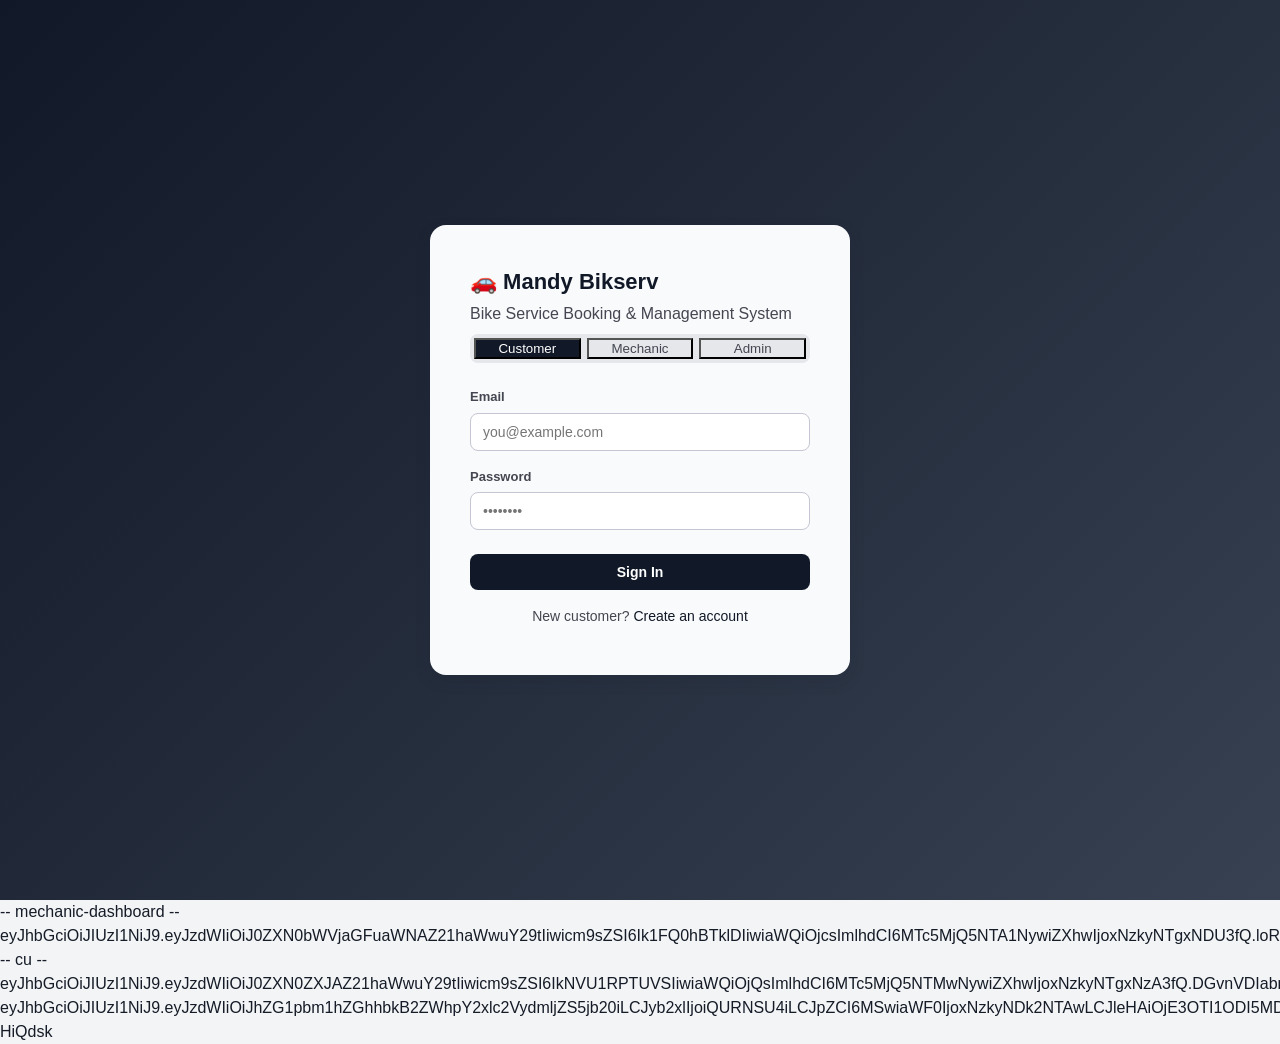
<file: frontend/index.html>
<!DOCTYPE html>
<html lang="en">
<head>
<meta charset="UTF-8">
<meta name="viewport" content="width=device-width, initial-scale=1.0">
<title>Login · Bike Service Booking System</title>
<link rel="stylesheet" href="css/style.css">
</head>
<body>
<div class="auth-wrapper">
  <div class="auth-card">
    <div class="logo">🚗 Mandy Bikserv</div>
    <p>Bike Service Booking &amp; Management System</p>

    <div class="role-tabs" id="roleTabs">
      <button type="button" class="active" data-role="CUSTOMER">Customer</button>
      <button type="button" data-role="MECHANIC">Mechanic</button>
      <button type="button" data-role="ADMIN">Admin</button>
    </div>

    <div id="msgBox"></div>

    <form id="loginForm">
      <label for="email">Email</label>
      <input type="email" id="email" required placeholder="you@example.com">

      <label for="password">Password</label>
      <input type="password" id="password" required placeholder="••••••••">

      <button type="submit" class="btn btn-primary" style="width:100%;margin-top:8px;">Sign In</button>
    </form>

    <p id="registerHint" style="text-align:center;margin-top:var(--space-md);font-size:14px;">
      New customer? <a href="pages/register.html">Create an account</a>
    </p>
    <p style="text-align:center;font-size:12px;color:var(--outline);margin-top:4px;">
      
    </p>
  </div>
</div>

<script src="js/api.js"></script>
<script>
  let selectedRole = "CUSTOMER";
  document.querySelectorAll("#roleTabs button").forEach(btn => {
    btn.addEventListener("click", () => {
      document.querySelectorAll("#roleTabs button").forEach(b => b.classList.remove("active"));
      btn.classList.add("active");
      selectedRole = btn.dataset.role;
      document.getElementById("registerHint").style.display = selectedRole === "CUSTOMER" ? "block" : "none";
    });
  });

  // If already logged in, go straight to the right dashboard
  (function redirectIfLoggedIn() {
    const user = Auth.getUser();
    if (user && Auth.getToken()) {
      goToDashboard(user.role);
    }
  })();

  function goToDashboard(role) {
    if (role === "CUSTOMER") window.location.href = "pages/customer-dashboard.html";
    else if (role === "MECHANIC") window.location.href = "pages/mechanic-dashboard.html";
    else if (role === "ADMIN") window.location.href = "pages/admin-dashboard.html";
  }

  document.getElementById("loginForm").addEventListener("submit", async (e) => {
    e.preventDefault();
    const msgBox = document.getElementById("msgBox");
    msgBox.innerHTML = "";
    const email = document.getElementById("email").value.trim();
    const password = document.getElementById("password").value;

    try {
      const res = await apiCall("/auth/login", "POST", { email, password }, false);
      if (res.role !== selectedRole) {
        showMessage(msgBox, `This account is registered as ${res.role.toLowerCase()}, not ${selectedRole.toLowerCase()}. Select the correct tab.`);
        return;
      }
      Auth.setSession(res);
      goToDashboard(res.role);
    } catch (err) {
      showMessage(msgBox, err.message || "Login failed. Please check your credentials.");
    }
  });
</script>
</body>
</html>
 -- mechanic-dashboard
 -- eyJhbGciOiJIUzI1NiJ9.eyJzdWIiOiJ0ZXN0bWVjaGFuaWNAZ21haWwuY29tIiwicm9sZSI6Ik1FQ0hBTklDIiwiaWQiOjcsImlhdCI6MTc5MjQ5NTA1NywiZXhwIjoxNzkyNTgxNDU3fQ.loRG6o9zRMHKSTd5uqadnKR9joEwuhuo4J9qCzEkzzg
 -- cu
 -- eyJhbGciOiJIUzI1NiJ9.eyJzdWIiOiJ0ZXN0ZXJAZ21haWwuY29tIiwicm9sZSI6IkNVU1RPTUVSIiwiaWQiOjQsImlhdCI6MTc5MjQ5NTMwNywiZXhwIjoxNzkyNTgxNzA3fQ.DGvnVDIabnT5i8bP9OED7Kja_aU1wyOxik8Kw7cThhc

 eyJhbGciOiJIUzI1NiJ9.eyJzdWIiOiJhZG1pbm1hZGhhbkB2ZWhpY2xlc2VydmljZS5jb20iLCJyb2xlIjoiQURNSU4iLCJpZCI6MSwiaWF0IjoxNzkyNDk2NTAwLCJleHAiOjE3OTI1ODI5MDB9.-8fUIcN3WAh0YzdqwBUyXS9km6JZTKwqvD4c-HiQdsk
</file>
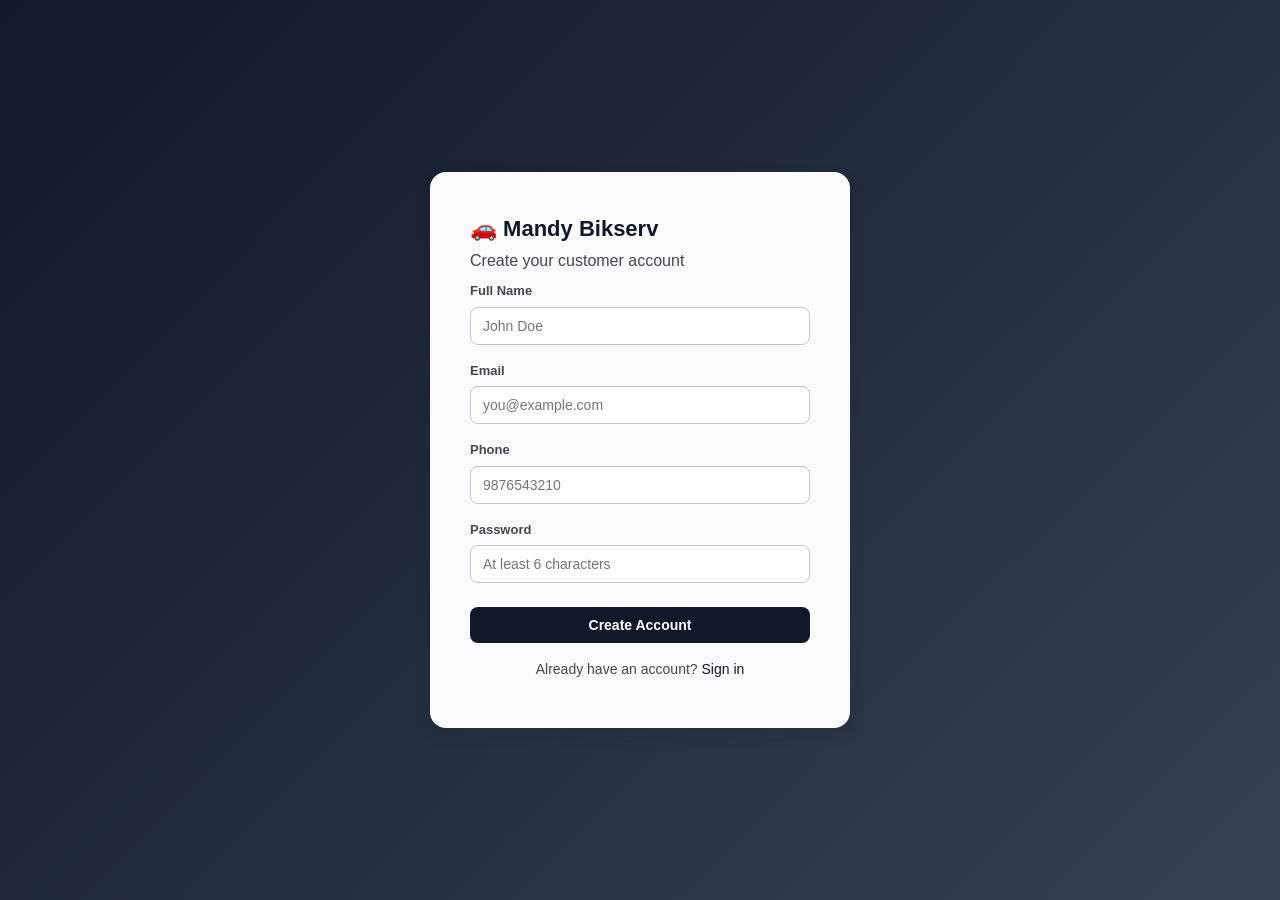
<file: frontend/pages/register.html>
<!DOCTYPE html>
<html lang="en">
<head>
<meta charset="UTF-8">
<meta name="viewport" content="width=device-width, initial-scale=1.0">
<title>Register · Vehicle Service Booking System</title>
<link rel="stylesheet" href="../css/style.css">
</head>
<body>
<div class="auth-wrapper">
  <div class="auth-card">
    <div class="logo">🚗 Mandy Bikserv</div>
    <p>Create your customer account</p>

    <div id="msgBox"></div>

    <form id="registerForm">
      <label for="name">Full Name</label>
      <input type="text" id="name" required placeholder="John Doe">

      <label for="email">Email</label>
      <input type="email" id="email" required placeholder="you@example.com">

      <label for="phone">Phone</label>
      <input type="tel" id="phone" placeholder="9876543210">

      <label for="password">Password</label>
      <input type="password" id="password" required minlength="6" placeholder="At least 6 characters">

      <button type="submit" class="btn btn-primary" style="width:100%;margin-top:8px;">Create Account</button>
    </form>

    <p style="text-align:center;margin-top:var(--space-md);font-size:14px;">
      Already have an account? <a href="../index.html">Sign in</a>
    </p>
  </div>
</div>

<script src="../js/api.js"></script>
<script>
  document.getElementById("registerForm").addEventListener("submit", async (e) => {
    e.preventDefault();
    const msgBox = document.getElementById("msgBox");
    msgBox.innerHTML = "";

    const payload = {
      name: document.getElementById("name").value.trim(),
      email: document.getElementById("email").value.trim(),
      phone: document.getElementById("phone").value.trim(),
      password: document.getElementById("password").value
    };

    try {
      const res = await apiCall("/auth/register", "POST", payload, false);
      Auth.setSession(res);
      window.location.href = "customer-dashboard.html";
    } catch (err) {
      showMessage(msgBox, err.message || "Registration failed.");
    }
  });
</script>
</body>
</html>
</file>
<file: frontend/css/style.css>
/* ============================================================
   Vehicle Service Booking & Management System
   Design tokens derived from the Stitch "Automotive Service Engine" spec
   ============================================================ */
:root {
  --primary: #111827;
--primary-container: #374151;
  --on-primary: #ffffff;
  --secondary: #855300;
  --secondary-container: #fea619;
  --on-secondary-container: #684000;
  --success: #1b8a4c;
  --success-bg: #e3f6ea;
  --error: #ba1a1a;
  --error-bg: #ffdad6;

 --surface: #f3f4f6;
--surface-container-lowest: #f9fafb;
--surface-container-low: #e5e7eb;
--surface-container: #d1d5db;
  --surface-container-high: #e2e8f8;
  --on-surface: #151c27;
  --on-surface-variant: #444651;
  --outline: #757682;
  --outline-variant: #c5c5d3;

  --radius-sm: 0.5rem;
  --radius-md: 0.75rem;
  --radius-lg: 1rem;
  --radius-full: 9999px;

  --space-xs: 0.25rem;
  --space-sm: 0.5rem;
  --space-md: 1rem;
  --space-lg: 1.5rem;
  --space-xl: 2.5rem;

  --shadow-1: 0 2px 4px rgba(20, 28, 39, 0.10);
  --shadow-2: 0 6px 16px rgba(20, 28, 39, 0.14);
}

* { box-sizing: border-box; }

body {
  margin: 0;
  font-family: 'Inter', -apple-system, BlinkMacSystemFont, 'Segoe UI', sans-serif;
  background: var(--surface);
  color: var(--on-surface);
  line-height: 1.5;
}

h1, h2, h3, h4 { margin: 0 0 var(--space-sm); font-weight: 600; letter-spacing: -0.01em; }
h1 { font-size: 32px; line-height: 40px; }
h2 { font-size: 24px; line-height: 32px; }
h3 { font-size: 20px; line-height: 28px; }
p { margin: 0 0 var(--space-sm); color: var(--on-surface-variant); }

a { color: var(--primary); text-decoration: none; }

/* ---------- Layout ---------- */
.app-shell { display: flex; min-height: 100vh; }

.sidebar {
  width: 240px;
  background: var(--primary);
  color: var(--on-primary);
  padding: var(--space-lg) var(--space-md);
  display: flex;
  flex-direction: column;
  gap: var(--space-xs);
  flex-shrink: 0;
}
.sidebar .brand { font-size: 18px; font-weight: 700; margin-bottom: var(--space-lg); display:flex; align-items:center; gap:8px;}
.sidebar nav { display: flex; flex-direction: column; gap: 4px; flex: 1; }
.sidebar nav button {
  all: unset;
  cursor: pointer;
  padding: 10px 14px;
  border-radius: var(--radius-sm);
  color: rgba(255,255,255,0.85);
  font-size: 14px;
  font-weight: 500;
}
.sidebar nav button:hover { background: rgba(255,255,255,0.08); }
.sidebar nav button.active { background: rgba(255,255,255,0.16); color: #fff; }
.sidebar .logout-btn { all: unset; cursor: pointer; padding: 10px 14px; border-radius: var(--radius-sm); color: #ffb0a8; font-size: 14px; }
.sidebar .logout-btn:hover { background: rgba(255,255,255,0.08); }

.main-content { flex: 1; padding: var(--space-xl); max-width: 1200px; }
.topbar { display:flex; justify-content: space-between; align-items:center; margin-bottom: var(--space-lg); }
.topbar .user-chip { background: var(--surface-container); padding: 6px 14px; border-radius: var(--radius-full); font-size: 14px; font-weight: 500; }

.view { display: none; }
.view.active { display: block; }

/* ---------- Cards ---------- */
.card {
  background: var(--surface-container-lowest);
  border: 1px solid var(--outline-variant);
  border-radius: var(--radius-md);
  padding: var(--space-lg);
  box-shadow: var(--shadow-1);
  margin-bottom: var(--space-lg);
}
.card-grid { display: grid; grid-template-columns: repeat(auto-fill, minmax(240px, 1fr)); gap: var(--space-md); }
.stat-card { text-align: left; }
.stat-card .stat-value { font-size: 28px; font-weight: 700; color: var(--primary); }
.stat-card .stat-label { font-size: 13px; text-transform: uppercase; letter-spacing: .05em; color: var(--on-surface-variant); }

/* ---------- Forms ---------- */
label { display:block; font-size: 13px; font-weight: 600; margin-bottom: 6px; color: var(--on-surface-variant); }
input, select, textarea {
  width: 100%;
  padding: 10px 12px;
  border: 1px solid var(--outline-variant);
  border-radius: var(--radius-sm);
  font-size: 14px;
  font-family: inherit;
  background: #fff;
  color: var(--on-surface);
  margin-bottom: var(--space-md);
}
input:focus, select:focus, textarea:focus { outline: none; border-color: var(--primary); border-width: 2px; padding: 9px 11px; }

.form-row { display: grid; grid-template-columns: 1fr 1fr; gap: var(--space-md); }
@media (max-width: 640px) { .form-row { grid-template-columns: 1fr; } }

/* ---------- Buttons ---------- */
button.btn {
  cursor: pointer;
  border: none;
  border-radius: var(--radius-sm);
  padding: 10px 20px;
  font-size: 14px;
  font-weight: 600;
  font-family: inherit;
}
.btn-primary { background: var(--primary); color: #fff; }
.btn-primary:hover { background: var(--primary-container); }
.btn-secondary { background: var(--secondary-container); color: var(--on-secondary-container); }
.btn-outline { background: transparent; border: 1px solid var(--outline-variant); color: var(--on-surface); }
.btn-danger { background: var(--error-bg); color: var(--error); }
.btn-sm { padding: 6px 12px; font-size: 13px; }
button.btn:disabled { opacity: .5; cursor: not-allowed; }

/* ---------- Tables ---------- */
table { width: 100%; border-collapse: collapse; font-size: 14px; }
th { text-align: left; font-size: 12px; text-transform: uppercase; letter-spacing: .05em; color: var(--on-surface-variant); padding: 10px 12px; border-bottom: 1px solid var(--outline-variant); }
td { padding: 12px; border-bottom: 1px solid var(--surface-container); }
tr:hover td { background: var(--surface-container-low); }

/* ---------- Status pills ---------- */
.pill {
  display: inline-block;
  padding: 4px 12px;
  border-radius: var(--radius-full);
  font-size: 12px;
  font-weight: 600;
  white-space: nowrap;
}
.pill-pending, .pill-confirmed { background: #fff3d6; color: #855300; }
.pill-progress, .pill-received, .pill-inspection_completed, .pill-repair_started, .pill-waiting_for_spare_parts { background: #dce6ff; color: #00236f; }
.pill-completed, .pill-repair_completed, .pill-ready_for_delivery, .pill-delivered { background: var(--success-bg); color: var(--success); }
.pill-cancelled { background: var(--error-bg); color: var(--error); }

/* ---------- Auth pages ---------- */
.auth-wrapper {
  min-height: 100vh;
  display: flex;
  align-items: center;
  justify-content: center;
  background: linear-gradient(135deg, var(--primary) 0%, var(--primary-container) 100%);
  padding: var(--space-md);
}
.auth-card {
    background: var(--surface-container-lowest);
    border-radius: var(--radius-lg);
    padding: var(--space-xl);
    width: 100%;
    max-width: 420px;
    box-shadow: var(--shadow-2);
}
.auth-card .logo { font-size: 22px; font-weight: 700; color: var(--primary); margin-bottom: 4px; }
.role-tabs { display: flex; gap: 6px; margin-bottom: var(--space-lg); background: var(--surface-container-low); padding: 4px; border-radius: var(--radius-sm); }
.role-tabs button { flex: 1; }
.role-tabs button.active { background: var(--primary); color: #fff; }
.role-tabs button:not(.active) { background: transparent; color: var(--on-surface-variant); }

.msg { padding: 10px 14px; border-radius: var(--radius-sm); font-size: 14px; margin-bottom: var(--space-md); }
.msg-error { background: var(--error-bg); color: var(--error); }
.msg-success { background: var(--success-bg); color: var(--success); }

.empty-state { text-align:center; padding: var(--space-xl) 0; color: var(--on-surface-variant); }

/* ---------- Stepper (track service) ---------- */
.stepper { display: flex; flex-wrap: wrap; gap: 0; }
.step { flex: 1; min-width: 120px; text-align: center; position: relative; padding-top: 28px; }
.step .dot { width: 16px; height:16px; border-radius: 50%; background: var(--outline-variant); margin: 0 auto 8px; position:relative; z-index:1; }
.step.done .dot { background: var(--success); }
.step.current .dot { background: var(--secondary-container); box-shadow: 0 0 0 4px rgba(254,166,25,0.25); }
.step .line { position:absolute; top:8px; left:-50%; width:100%; height:2px; background: var(--outline-variant); z-index:0; }
.step:first-child .line { display:none; }
.step.done .line { background: var(--success); }
.step span { font-size: 12px; color: var(--on-surface-variant); }

.modal-backdrop { position: fixed; inset:0; background: rgba(21,28,39,0.5); display:flex; align-items:center; justify-content:center; z-index: 100; }
.modal { background:#fff; border-radius: var(--radius-lg); padding: var(--space-lg); width: 100%; max-width: 480px; max-height: 90vh; overflow:auto; }
.modal-header { display:flex; justify-content: space-between; align-items:center; margin-bottom: var(--space-md); }
.close-btn { all:unset; cursor:pointer; font-size: 20px; color: var(--on-surface-variant); }

.hidden { display: none !important; }
</file>
